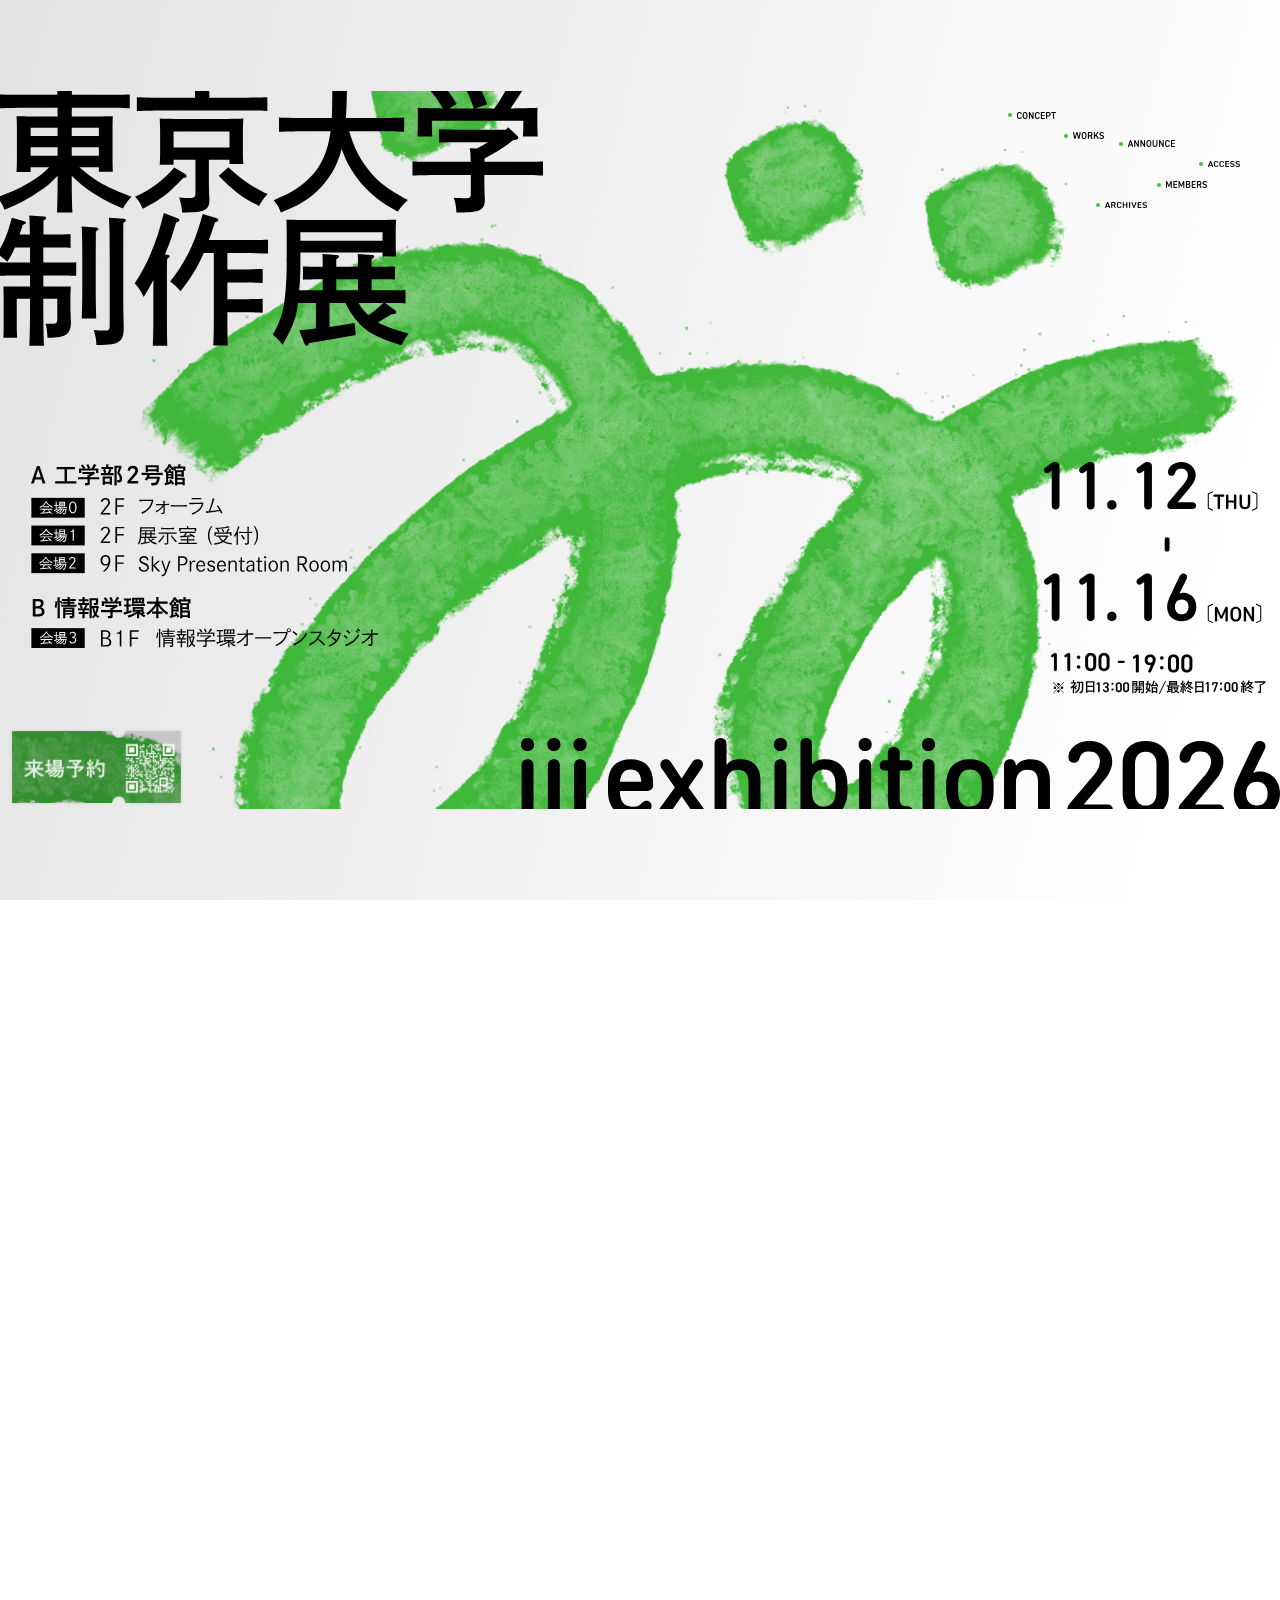
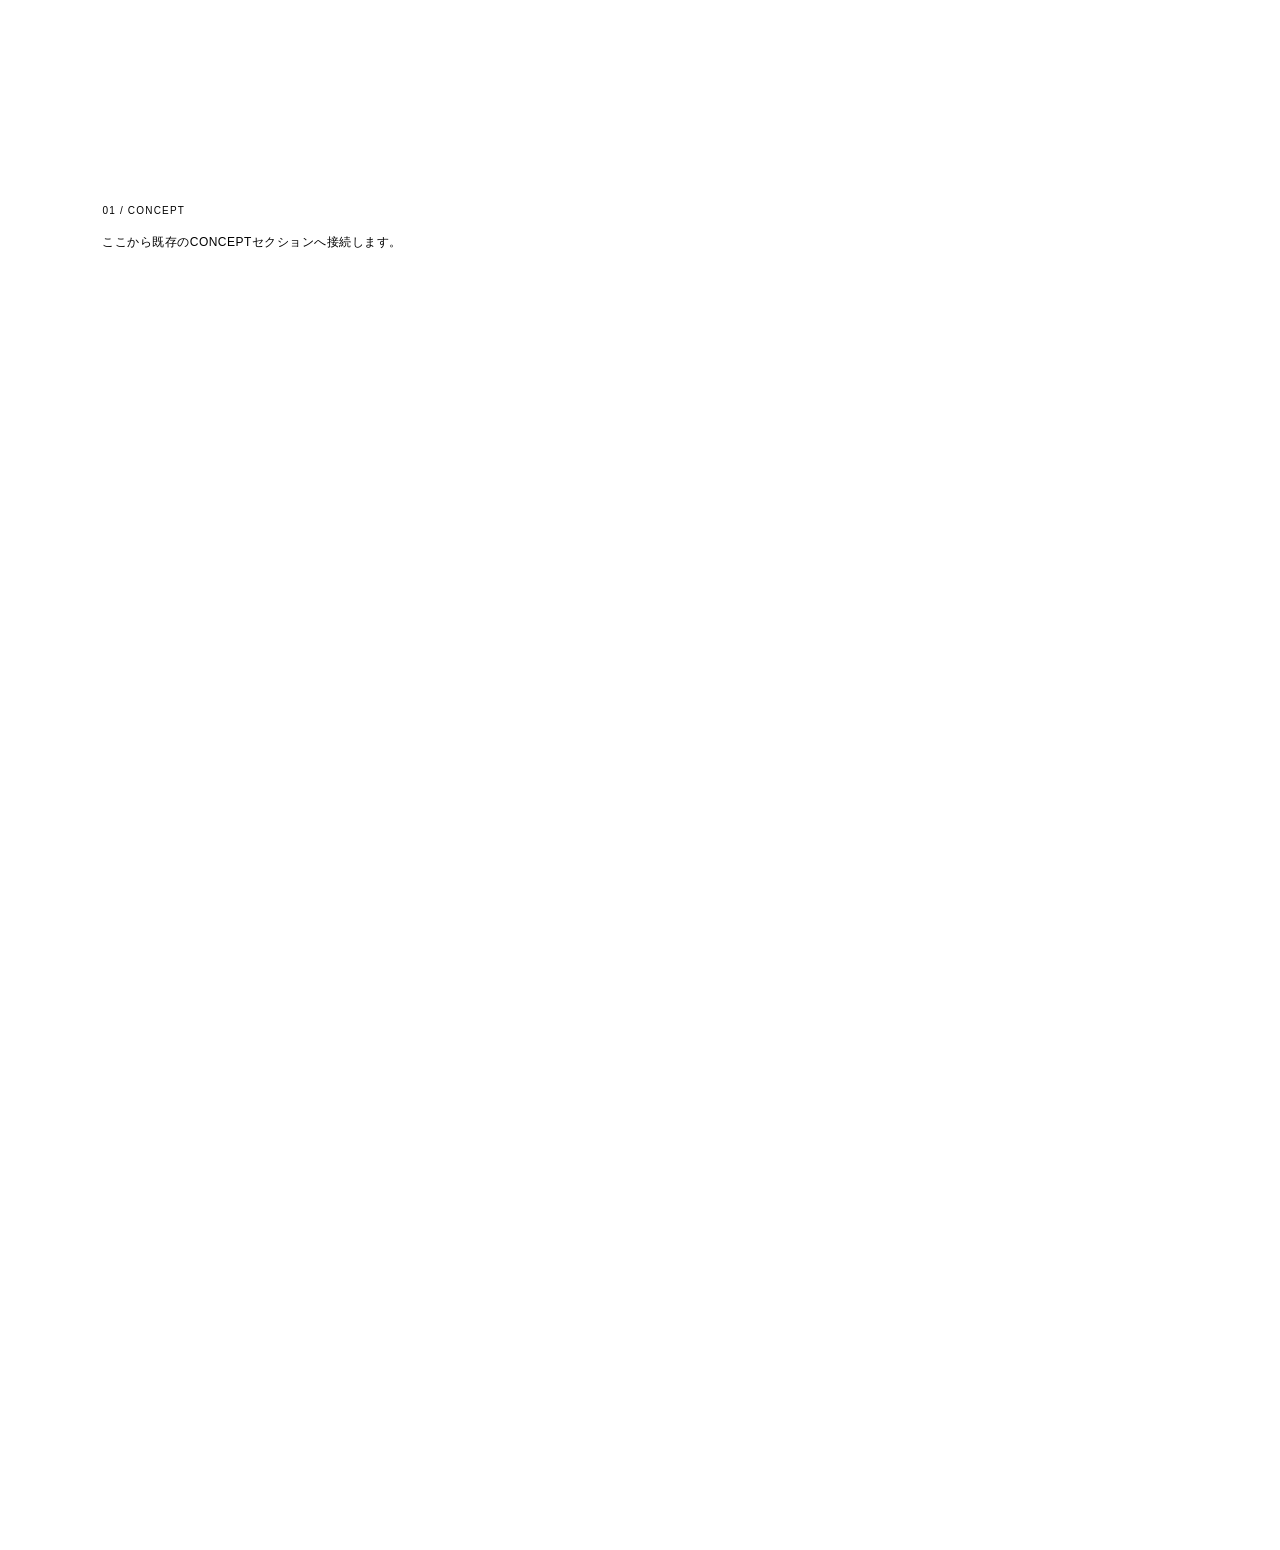
<file: public/assets/top/handoff/fv-scroll/index.html>
<!doctype html>
<html lang="ja">
<head>
  <meta charset="UTF-8">
  <meta name="viewport" content="width=device-width,initial-scale=1">
  <meta name="theme-color" content="#ffffff">
  <title>iii Exhibition 2026 — FV / Scroll Handoff</title>
  <link rel="stylesheet" href="fv-scroll.css">
</head>
<body>
  <header class="top-header">
    <nav aria-label="ページ内ナビゲーション">
      <a href="#concept" aria-label="コンセプト"><img src="assets/top/nav-concept.svg" alt=""></a>
      <a href="#works" aria-label="作品"><img src="assets/top/nav-works.svg" alt=""></a>
      <a href="#announce" aria-label="お知らせ"><img src="assets/top/nav-announce.svg" alt=""></a>
      <a href="#access" aria-label="アクセス"><img src="assets/top/nav-access.svg" alt=""></a>
      <a href="#members" aria-label="メンバー"><img src="assets/top/nav-members.svg" alt=""></a>
      <a href="#archives" aria-label="アーカイブ"><img src="assets/top/nav-archives.svg" alt=""></a>
    </nav>
  </header>

  <main>
    <section class="hero" id="top">
      <h1 class="visually-hidden">東京大学制作展 2026</h1>
      <div class="hero-art" aria-hidden="true">
        <img class="hero-brush" src="assets/concept/iiiex2026-logo.png" alt="">
        <img class="hero-logo" src="assets/concept/iiiex2026-logo.png" alt="">
      </div>
      <div class="hero-composition" aria-hidden="true">
        <img class="hero-title-ja" src="assets/top/title-ja-latest.svg" alt="">
        <img class="hero-venue" src="assets/top/venue-latest.svg" alt="">
        <img class="hero-dates" src="assets/top/dates-latest.svg" alt="">
        <img class="hero-wordmark" src="assets/top/wordmark.svg" alt="">
        <img class="hero-ticket" src="assets/top/reservation-ticket.png" alt="">
      </div>
    </section>

    <!-- Replace the contents of this section with the production CONCEPT section. -->
    <section class="concept-connection" id="concept" aria-label="コンセプト接続位置">
      <div class="concept-connection__copy story-copy">
        <span>01 / CONCEPT</span>
        <p>ここから既存のCONCEPTセクションへ接続します。</p>
      </div>
    </section>
  </main>

  <script src="hero-fragments.js"></script>
  <script src="fv-flow-particles.js"></script>
</body>
</html>
</file>
<file: public/assets/top/handoff/fv-scroll/fv-scroll.css>
:root{
  --fv-unit:min(.069444444vw,.123762376svh);
  --fv-x:calc((100vw - 1440 * var(--fv-unit))/2);
  --fv-y:calc((100svh - 808 * var(--fv-unit))/2);
  --fv-green:#3fc43b;
}

*,*::before,*::after{box-sizing:border-box}
html{scroll-behavior:smooth}
body{margin:0;background:#fff;color:#000;font-family:Arial,'Helvetica Neue',sans-serif}
img{display:block;max-width:100%}
a{color:inherit;text-decoration:none}
.visually-hidden{position:absolute!important;width:1px!important;height:1px!important;padding:0!important;margin:-1px!important;overflow:hidden!important;clip:rect(0,0,0,0)!important;white-space:nowrap!important;border:0!important}

.hero{position:relative;height:100svh;min-height:0;overflow:hidden;background:transparent}
.hero-art{position:absolute;inset:0;height:auto;overflow:hidden;pointer-events:none;background:none}
.hero-art .hero-brush,.hero-art .hero-logo{position:absolute}
.hero-logo{visibility:hidden}
.hero-particles{position:absolute;inset:0;width:100%;height:100%;pointer-events:none}
.has-particle-logo .hero-brush{visibility:hidden}

.birth-journey{display:grid;position:relative;isolation:isolate}
.birth-pin{grid-area:1/1;position:sticky;top:0;height:100svh;align-self:start;overflow:hidden;z-index:0;background:linear-gradient(105deg,#e3e3e3 0%,#fff 92%)}
.birth-content{grid-area:1/1;position:relative;z-index:1;pointer-events:none;min-width:0}
.birth-content a,.birth-content button{pointer-events:auto}
.birth-intro{height:200svh}
.birth-intro #top{position:sticky;top:0;height:100svh;background:transparent}
.birth-pin .hero-art{inset:0;z-index:2}

/* Transparent red/blue flow: gradient < flow < green brush < typography. */
.fv-flow-particles{
  position:absolute;
  left:var(--fv-x);
  top:var(--fv-y);
  width:calc(1440 * var(--fv-unit));
  height:calc(808 * var(--fv-unit));
  z-index:1;
  pointer-events:none;
}

/* One uniformly scaled 1440 × 808 artboard on every viewport. */
.birth-pin .hero-art,.hero-composition,.top-header{clip-path:inset(var(--fv-y) var(--fv-x))}
.birth-pin .hero-art .hero-brush,.birth-pin .hero-art .hero-logo{
  left:calc(var(--fv-x) + 72 * var(--fv-unit));
  top:calc(var(--fv-y) - 274 * var(--fv-unit));
  width:calc(1392 * var(--fv-unit));
  height:calc(1392 * var(--fv-unit));
  object-fit:contain;
  transform:none;
  filter:none;
}

.hero-composition{position:absolute;inset:0;z-index:4;pointer-events:none}
.hero-composition img{position:absolute;display:block}
.hero-title-ja{
  left:calc(var(--fv-x) - 4 * var(--fv-unit));
  top:calc(var(--fv-y) - 12 * var(--fv-unit));
  width:calc(616 * var(--fv-unit));
  height:auto;
  object-fit:contain;
}
.hero-venue{
  left:calc(var(--fv-x) + 35 * var(--fv-unit));
  top:calc(var(--fv-y) + 420 * var(--fv-unit));
  width:calc(390 * var(--fv-unit));
  height:auto;
}
.hero-dates{
  left:calc(var(--fv-x) + 1174 * var(--fv-unit));
  top:calc(var(--fv-y) + 418 * var(--fv-unit));
  width:calc(250 * var(--fv-unit));
  height:auto;
}
.hero-wordmark{
  left:calc(var(--fv-x) + 586 * var(--fv-unit));
  top:calc(var(--fv-y) + 728 * var(--fv-unit));
  width:calc(854 * var(--fv-unit));
  height:auto;
  filter:brightness(0);
}
.hero-ticket{
  left:calc(var(--fv-x) + 14 * var(--fv-unit));
  top:calc(var(--fv-y) + 720 * var(--fv-unit));
  width:calc(190 * var(--fv-unit));
  height:auto;
  filter:drop-shadow(0 calc(1 * var(--fv-unit)) calc(2 * var(--fv-unit)) rgba(0,0,0,.10));
}

.top-header{position:absolute;inset:0;width:100%;height:100svh;padding:0;background:transparent;border:0;z-index:12;pointer-events:none}
.top-header nav{position:absolute;inset:0;pointer-events:none}
.top-header nav a{position:absolute;display:block;width:max-content;height:auto;padding:5px;pointer-events:auto}
.top-header nav img{width:auto;max-width:none;height:calc(7.5 * var(--fv-unit));filter:brightness(0)}
.top-header nav a::before{
  content:'';
  position:absolute;
  left:0;
  top:50%;
  width:calc(4.5 * var(--fv-unit));
  height:calc(4.5 * var(--fv-unit));
  border-radius:50%;
  background:var(--fv-green);
  transform:translate(-100%,-50%);
}
.top-header nav a:nth-child(1){left:calc(var(--fv-x) + 1138 * var(--fv-unit));top:calc(var(--fv-y) + 18 * var(--fv-unit))}
.top-header nav a:nth-child(2){left:calc(var(--fv-x) + 1201 * var(--fv-unit));top:calc(var(--fv-y) + 41 * var(--fv-unit))}
.top-header nav a:nth-child(3){left:calc(var(--fv-x) + 1263 * var(--fv-unit));top:calc(var(--fv-y) + 50 * var(--fv-unit))}
.top-header nav a:nth-child(4){left:calc(var(--fv-x) + 1353 * var(--fv-unit));top:calc(var(--fv-y) + 73 * var(--fv-unit))}
.top-header nav a:nth-child(5){left:calc(var(--fv-x) + 1306 * var(--fv-unit));top:calc(var(--fv-y) + 96 * var(--fv-unit))}
.top-header nav a:nth-child(6){left:calc(var(--fv-x) + 1237 * var(--fv-unit));top:calc(var(--fv-y) + 119 * var(--fv-unit))}
.top-header nav a:hover{opacity:.62}
.top-header nav a:focus-visible{outline:1px solid var(--fv-green);outline-offset:3px}

/* Handoff-only connection panel. Replace its contents in production. */
.concept-connection{position:relative;min-height:150svh;background:transparent}
.concept-connection__copy{position:sticky;top:38svh;margin-left:8vw;width:max-content;font-size:12px;line-height:1.8;letter-spacing:.04em}
.concept-connection__copy span{font-size:10px;letter-spacing:.12em}
.concept-connection__copy p{margin:10px 0 0}

@media(prefers-reduced-motion:reduce){
  html{scroll-behavior:auto}
  .birth-intro{height:100svh}
}
</file>
